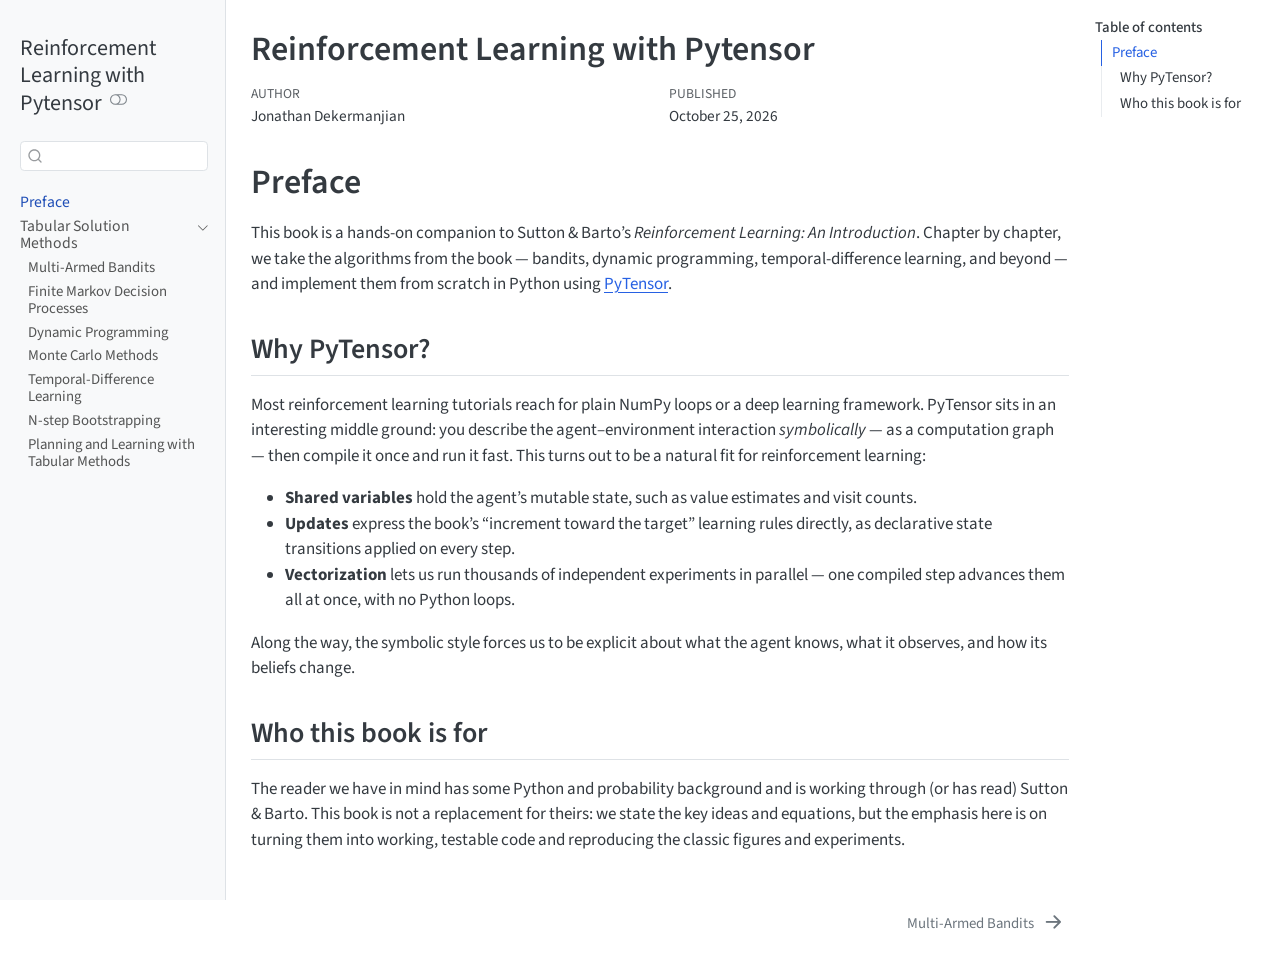
<file: index.html>
<!DOCTYPE html>
<html xmlns="http://www.w3.org/1999/xhtml" lang="en" xml:lang="en"><head>

<meta charset="utf-8">
<meta name="generator" content="quarto-1.10.18">

<meta name="viewport" content="width=device-width, initial-scale=1.0, user-scalable=yes">

<meta name="author" content="Jonathan Dekermanjian">
<meta name="dcterms.date" content="2026-10-25">

<title>Reinforcement Learning with Pytensor</title>
<style>
/* Default styles provided by pandoc.
** See https://pandoc.org/MANUAL.html#variables-for-html for config info.
*/
span.smallcaps{font-variant: small-caps;}
div.columns{display: flex; gap: 1.5em;}
div.column{flex: auto;}
@media screen {
div.columns{gap: min(4vw, 1.5em);}
div.column{overflow-x: auto;}
}
div.hanging-indent{margin-left: 1.5em; text-indent: -1.5em;}
ul.task-list{list-style: none;}
ul.task-list li input[type="checkbox"] {
  width: 0.8em;
  margin: 0 0.8em 0.2em -1em; /* quarto-specific, see https://github.com/quarto-dev/quarto-cli/issues/4556 */ 
  vertical-align: middle;
}
</style>


<script src="site_libs/quarto-nav/quarto-nav.js"></script>
<script src="site_libs/quarto-nav/headroom.min.js"></script>
<script src="site_libs/clipboard/clipboard.min.js"></script>
<script src="site_libs/quarto-search/autocomplete.umd.js"></script>
<script src="site_libs/quarto-search/fuse.min.js"></script>
<script src="site_libs/quarto-search/quarto-search.js"></script>
<meta name="quarto:offset" content="./">
<link href="./chapters/bandits.html" rel="next">
<script src="site_libs/quarto-html/quarto.js" type="module"></script>
<script src="site_libs/quarto-html/tabsets/tabsets.js" type="module"></script>
<script src="site_libs/quarto-html/popper.min.js"></script>
<script src="site_libs/quarto-html/tippy.umd.min.js"></script>
<script src="site_libs/quarto-html/anchor.min.js"></script>
<link href="site_libs/quarto-html/tippy.css" rel="stylesheet">
<link href="site_libs/quarto-html/quarto-syntax-highlighting-64a204ab8560d761af7679ceaba22944.css" rel="stylesheet" class="quarto-color-scheme" id="quarto-text-highlighting-styles">
<link href="site_libs/quarto-html/quarto-syntax-highlighting-dark-b85bc7c33db8c58e0ec93c3465666fed.css" rel="stylesheet" class="quarto-color-scheme quarto-color-alternate" id="quarto-text-highlighting-styles">
<link href="site_libs/quarto-html/quarto-syntax-highlighting-64a204ab8560d761af7679ceaba22944.css" rel="stylesheet" class="quarto-color-scheme-extra" id="quarto-text-highlighting-styles">
<script src="site_libs/bootstrap/bootstrap.min.js"></script>
<link href="site_libs/bootstrap/bootstrap-icons.css" rel="stylesheet">
<link href="site_libs/bootstrap/bootstrap-fa669ded66643a7dd402f1b01736f8f4.min.css" rel="stylesheet" append-hash="true" class="quarto-color-scheme" id="quarto-bootstrap" data-mode="light">
<link href="site_libs/bootstrap/bootstrap-dark-1ec8ce2edf8ac4bcf4158639253451ac.min.css" rel="stylesheet" append-hash="true" class="quarto-color-scheme quarto-color-alternate" id="quarto-bootstrap" data-mode="dark">
<link href="site_libs/bootstrap/bootstrap-fa669ded66643a7dd402f1b01736f8f4.min.css" rel="stylesheet" append-hash="true" class="quarto-color-scheme-extra" id="quarto-bootstrap" data-mode="light">
<script id="quarto-search-options" type="application/json">{
  "location": "sidebar",
  "copy-button": false,
  "collapse-after": 3,
  "panel-placement": "start",
  "type": "textbox",
  "limit": 50,
  "keyboard-shortcut": [
    "f",
    "/",
    "s"
  ],
  "show-item-context": false,
  "language": {
    "search-no-results-text": "No results",
    "search-matching-documents-text": "matching documents",
    "search-copy-link-title": "Copy link to search",
    "search-hide-matches-text": "Hide additional matches",
    "search-more-match-text": "more match in this document",
    "search-more-matches-text": "more matches in this document",
    "search-clear-button-title": "Clear",
    "search-text-placeholder": "",
    "search-detached-cancel-button-title": "Cancel",
    "search-submit-button-title": "Submit",
    "search-label": "Search"
  }
}</script>


</head>

<body class="nav-sidebar docked quarto-light"><script id="quarto-html-before-body" type="application/javascript">
    const toggleBodyColorMode = (bsSheetEl) => {
      const mode = bsSheetEl.getAttribute("data-mode");
      const bodyEl = window.document.querySelector("body");
      if (mode === "dark") {
        bodyEl.classList.add("quarto-dark");
        bodyEl.classList.remove("quarto-light");
      } else {
        bodyEl.classList.add("quarto-light");
        bodyEl.classList.remove("quarto-dark");
      }
    }
    const toggleBodyColorPrimary = () => {
      const bsSheetEl = window.document.querySelector("link#quarto-bootstrap:not([rel=disabled-stylesheet])");
      if (bsSheetEl) {
        toggleBodyColorMode(bsSheetEl);
      }
    }
    const setColorSchemeToggle = (alternate) => {
      const toggles = window.document.querySelectorAll('.quarto-color-scheme-toggle');
      for (let i=0; i < toggles.length; i++) {
        const toggle = toggles[i];
        if (toggle) {
          if (alternate) {
            toggle.classList.add("alternate");
          } else {
            toggle.classList.remove("alternate");
          }
        }
      }
    };
    const toggleColorMode = (alternate) => {
      // Switch the stylesheets
      const primaryStylesheets = window.document.querySelectorAll('link.quarto-color-scheme:not(.quarto-color-alternate)');
      const alternateStylesheets = window.document.querySelectorAll('link.quarto-color-scheme.quarto-color-alternate');
      manageTransitions('#quarto-margin-sidebar .nav-link', false);
      if (alternate) {
        // note: dark is layered on light, we don't disable primary!
        enableStylesheet(alternateStylesheets);
        for (const sheetNode of alternateStylesheets) {
          if (sheetNode.id === "quarto-bootstrap") {
            toggleBodyColorMode(sheetNode);
          }
        }
      } else {
        disableStylesheet(alternateStylesheets);
        enableStylesheet(primaryStylesheets)
        toggleBodyColorPrimary();
      }
      manageTransitions('#quarto-margin-sidebar .nav-link', true);
      // Switch the toggles
      setColorSchemeToggle(alternate)
      // Hack to workaround the fact that safari doesn't
      // properly recolor the scrollbar when toggling (#1455)
      if (navigator.userAgent.indexOf('Safari') > 0 && navigator.userAgent.indexOf('Chrome') == -1) {
        manageTransitions("body", false);
        window.scrollTo(0, 1);
        setTimeout(() => {
          window.scrollTo(0, 0);
          manageTransitions("body", true);
        }, 40);
      }
    }
    const disableStylesheet = (stylesheets) => {
      for (let i=0; i < stylesheets.length; i++) {
        const stylesheet = stylesheets[i];
        stylesheet.rel = 'disabled-stylesheet';
      }
    }
    const enableStylesheet = (stylesheets) => {
      for (let i=0; i < stylesheets.length; i++) {
        const stylesheet = stylesheets[i];
        if(stylesheet.rel !== 'stylesheet') { // for Chrome, which will still FOUC without this check
          stylesheet.rel = 'stylesheet';
        }
      }
    }
    const manageTransitions = (selector, allowTransitions) => {
      const els = window.document.querySelectorAll(selector);
      for (let i=0; i < els.length; i++) {
        const el = els[i];
        if (allowTransitions) {
          el.classList.remove('notransition');
        } else {
          el.classList.add('notransition');
        }
      }
    }
    const isFileUrl = () => {
      return window.location.protocol === 'file:';
    }
    const hasAlternateSentinel = () => {
      let styleSentinel = getColorSchemeSentinel();
      if (styleSentinel !== null) {
        return styleSentinel === "alternate";
      } else {
        return false;
      }
    }
    const setStyleSentinel = (alternate) => {
      const value = alternate ? "alternate" : "default";
      if (!isFileUrl()) {
        window.localStorage.setItem("quarto-color-scheme", value);
      } else {
        localAlternateSentinel = value;
      }
    }
    const getColorSchemeSentinel = () => {
      if (!isFileUrl()) {
        const storageValue = window.localStorage.getItem("quarto-color-scheme");
        return storageValue != null ? storageValue : localAlternateSentinel;
      } else {
        return localAlternateSentinel;
      }
    }
    const toggleGiscusIfUsed = (isAlternate, darkModeDefault) => {
      const baseTheme = document.querySelector('#giscus-base-theme')?.value ?? 'light';
      const alternateTheme = document.querySelector('#giscus-alt-theme')?.value ?? 'dark';
      let newTheme = '';
      if(authorPrefersDark) {
        newTheme = isAlternate ? baseTheme : alternateTheme;
      } else {
        newTheme = isAlternate ? alternateTheme : baseTheme;
      }
      const changeGiscusTheme = () => {
        // From: https://github.com/giscus/giscus/issues/336
        const sendMessage = (message) => {
          const iframe = document.querySelector('iframe.giscus-frame');
          if (!iframe) return;
          iframe.contentWindow.postMessage({ giscus: message }, 'https://giscus.app');
        }
        sendMessage({
          setConfig: {
            theme: newTheme
          }
        });
      }
      const isGiscussLoaded = window.document.querySelector('iframe.giscus-frame') !== null;
      if (isGiscussLoaded) {
        changeGiscusTheme();
      }
    };
    const authorPrefersDark = false;
    const darkModeDefault = authorPrefersDark;
      document.querySelector('link#quarto-text-highlighting-styles.quarto-color-scheme-extra').rel = 'disabled-stylesheet';
      document.querySelector('link#quarto-bootstrap.quarto-color-scheme-extra').rel = 'disabled-stylesheet';
    let localAlternateSentinel = darkModeDefault ? 'alternate' : 'default';
    // Dark / light mode switch
    window.quartoToggleColorScheme = () => {
      // Read the current dark / light value
      let toAlternate = !hasAlternateSentinel();
      toggleColorMode(toAlternate);
      setStyleSentinel(toAlternate);
      toggleGiscusIfUsed(toAlternate, darkModeDefault);
      window.dispatchEvent(new Event('resize'));
    };
    // Switch to dark mode if need be
    if (hasAlternateSentinel()) {
      toggleColorMode(true);
    } else {
      toggleColorMode(false);
    }
  </script>

<div id="quarto-search-results"></div>
  <header id="quarto-header" class="headroom fixed-top">
  <nav class="quarto-secondary-nav">
    <div class="container-fluid d-flex">
      <button type="button" class="quarto-btn-toggle btn" data-bs-toggle="collapse" role="button" data-bs-target=".quarto-sidebar-collapse-item" aria-controls="quarto-sidebar" aria-expanded="false" aria-label="Toggle sidebar navigation" onclick="if (window.quartoToggleHeadroom) { window.quartoToggleHeadroom(); }">
        <i class="bi bi-layout-text-sidebar-reverse"></i>
      </button>
        <nav class="quarto-page-breadcrumbs" aria-label="breadcrumb"><ol class="breadcrumb"><li class="breadcrumb-item"><a href="./index.html">Preface</a></li></ol></nav>
        <a class="flex-grow-1" role="navigation" data-bs-toggle="collapse" data-bs-target=".quarto-sidebar-collapse-item" aria-controls="quarto-sidebar" aria-expanded="false" aria-label="Toggle sidebar navigation" onclick="if (window.quartoToggleHeadroom) { window.quartoToggleHeadroom(); }">      
        </a>
      <button type="button" class="btn quarto-search-button" aria-label="Search" onclick="window.quartoOpenSearch();">
        <i class="bi bi-search"></i>
      </button>
    </div>
  </nav>
</header>
<!-- content -->
<div id="quarto-content" class="quarto-container page-columns page-rows-contents page-layout-article">
<!-- sidebar -->
  <nav id="quarto-sidebar" class="sidebar collapse collapse-horizontal quarto-sidebar-collapse-item sidebar-navigation docked overflow-auto">
    <div class="pt-lg-2 mt-2 text-left sidebar-header">
    <div class="sidebar-title mb-0 py-0">
      <a href="./">Reinforcement Learning with Pytensor</a> 
        <div class="sidebar-tools-main">
  <a href="" class="quarto-color-scheme-toggle quarto-navigation-tool  px-1" onclick="window.quartoToggleColorScheme(); return false;" title="Toggle dark mode"><i class="bi"></i></a>
</div>
    </div>
      </div>
        <div class="mt-2 flex-shrink-0 align-items-center">
        <div class="sidebar-search">
        <div id="quarto-search" class="" title="Search"></div>
        </div>
        </div>
    <div class="sidebar-menu-container"> 
    <ul class="list-unstyled mt-1">
        <li class="sidebar-item">
  <div class="sidebar-item-container"> 
  <a href="./index.html" class="sidebar-item-text sidebar-link active">
 <span class="menu-text">Preface</span></a>
  </div>
</li>
        <li class="sidebar-item sidebar-item-section">
      <div class="sidebar-item-container"> 
            <a class="sidebar-item-text sidebar-link text-start" data-bs-toggle="collapse" data-bs-target="#quarto-sidebar-section-1" role="navigation" aria-expanded="true">
 <span class="menu-text">Tabular Solution Methods</span></a>
          <a class="sidebar-item-toggle text-start" data-bs-toggle="collapse" data-bs-target="#quarto-sidebar-section-1" role="navigation" aria-expanded="true" aria-label="Toggle section">
            <i class="bi bi-chevron-right ms-2"></i>
          </a> 
      </div>
      <ul id="quarto-sidebar-section-1" class="collapse list-unstyled sidebar-section depth1 show">  
          <li class="sidebar-item">
  <div class="sidebar-item-container"> 
  <a href="./chapters/bandits.html" class="sidebar-item-text sidebar-link"><span class="chapter-title">Multi-Armed Bandits</span></a>
  </div>
</li>
          <li class="sidebar-item">
  <div class="sidebar-item-container"> 
  <a href="./chapters/markov_decision_processes.html" class="sidebar-item-text sidebar-link"><span class="chapter-title">Finite Markov Decision Processes</span></a>
  </div>
</li>
          <li class="sidebar-item">
  <div class="sidebar-item-container"> 
  <a href="./chapters/dynamic_programming.html" class="sidebar-item-text sidebar-link"><span class="chapter-title">Dynamic Programming</span></a>
  </div>
</li>
          <li class="sidebar-item">
  <div class="sidebar-item-container"> 
  <a href="./chapters/monte_carlo_methods.html" class="sidebar-item-text sidebar-link"><span class="chapter-title">Monte Carlo Methods</span></a>
  </div>
</li>
          <li class="sidebar-item">
  <div class="sidebar-item-container"> 
  <a href="./chapters/temporal-difference_learning.html" class="sidebar-item-text sidebar-link"><span class="chapter-title">Temporal-Difference Learning</span></a>
  </div>
</li>
          <li class="sidebar-item">
  <div class="sidebar-item-container"> 
  <a href="./chapters/n_step_bootstrapping.html" class="sidebar-item-text sidebar-link"><span class="chapter-title">N-step Bootstrapping</span></a>
  </div>
</li>
          <li class="sidebar-item">
  <div class="sidebar-item-container"> 
  <a href="./chapters/planning_and_learning_with_tabular_methods.html" class="sidebar-item-text sidebar-link"><span class="chapter-title">Planning and Learning with Tabular Methods</span></a>
  </div>
</li>
      </ul>
  </li>
    </ul>
    </div>
</nav>
<div id="quarto-sidebar-glass" class="quarto-sidebar-collapse-item" data-bs-toggle="collapse" data-bs-target=".quarto-sidebar-collapse-item"></div>
<!-- margin-sidebar -->
    <div id="quarto-margin-sidebar" class="sidebar margin-sidebar">
        <nav id="TOC" role="doc-toc" class="toc-active">
    <h2 id="toc-title">Table of contents</h2>
   
  <ul>
  <li><a href="#preface" id="toc-preface" class="nav-link active" data-scroll-target="#preface">Preface</a>
  <ul class="collapse">
  <li><a href="#why-pytensor" id="toc-why-pytensor" class="nav-link" data-scroll-target="#why-pytensor">Why PyTensor?</a></li>
  <li><a href="#who-this-book-is-for" id="toc-who-this-book-is-for" class="nav-link" data-scroll-target="#who-this-book-is-for">Who this book is for</a></li>
  </ul></li>
  </ul>
</nav>
    </div>
<!-- main -->
<main class="content" id="quarto-document-content">


<header id="title-block-header" class="quarto-title-block default">
<div class="quarto-title">
<h1 class="title">Reinforcement Learning with Pytensor</h1>
</div>



<div class="quarto-title-meta">

    <div>
    <div class="quarto-title-meta-heading">Author</div>
    <div class="quarto-title-meta-contents">
             <p>Jonathan Dekermanjian </p>
          </div>
  </div>
    
    <div>
    <div class="quarto-title-meta-heading">Published</div>
    <div class="quarto-title-meta-contents">
      <p class="date">October 25, 2026</p>
    </div>
  </div>
  
    
  </div>
  


</header>


<section id="preface" class="level1 unnumbered">
<h1 class="unnumbered">Preface</h1>
<p>This book is a hands-on companion to Sutton &amp; Barto’s <em>Reinforcement Learning: An Introduction</em>. Chapter by chapter, we take the algorithms from the book — bandits, dynamic programming, temporal-difference learning, and beyond — and implement them from scratch in Python using <a href="https://pytensor.readthedocs.io/">PyTensor</a>.</p>
<section id="why-pytensor" class="level2 unnumbered">
<h2 class="unnumbered anchored" data-anchor-id="why-pytensor">Why PyTensor?</h2>
<p>Most reinforcement learning tutorials reach for plain NumPy loops or a deep learning framework. PyTensor sits in an interesting middle ground: you describe the agent–environment interaction <em>symbolically</em> — as a computation graph — then compile it once and run it fast. This turns out to be a natural fit for reinforcement learning:</p>
<ul>
<li><strong>Shared variables</strong> hold the agent’s mutable state, such as value estimates and visit counts.</li>
<li><strong>Updates</strong> express the book’s “increment toward the target” learning rules directly, as declarative state transitions applied on every step.</li>
<li><strong>Vectorization</strong> lets us run thousands of independent experiments in parallel — one compiled step advances them all at once, with no Python loops.</li>
</ul>
<p>Along the way, the symbolic style forces us to be explicit about what the agent knows, what it observes, and how its beliefs change.</p>
</section>
<section id="who-this-book-is-for" class="level2 unnumbered">
<h2 class="unnumbered anchored" data-anchor-id="who-this-book-is-for">Who this book is for</h2>
<p>The reader we have in mind has some Python and probability background and is working through (or has read) Sutton &amp; Barto. This book is not a replacement for theirs: we state the key ideas and equations, but the emphasis here is on turning them into working, testable code and reproducing the classic figures and experiments.</p>


</section>
</section>

</main> <!-- /main -->
<script id="quarto-html-after-body" type="application/javascript">
  window.document.addEventListener("DOMContentLoaded", function (event) {
    // Ensure there is a toggle, if there isn't float one in the top right
    if (window.document.querySelector('.quarto-color-scheme-toggle') === null) {
      const a = window.document.createElement('a');
      a.classList.add('top-right');
      a.classList.add('quarto-color-scheme-toggle');
      a.href = "";
      a.onclick = function() { try { window.quartoToggleColorScheme(); } catch {} return false; };
      const i = window.document.createElement("i");
      i.classList.add('bi');
      a.appendChild(i);
      window.document.body.appendChild(a);
    }
    setColorSchemeToggle(hasAlternateSentinel())
    const icon = "";
    const anchorJS = new window.AnchorJS();
    anchorJS.options = {
      placement: 'right',
      icon: icon
    };
    anchorJS.add('.anchored');
    const isCodeAnnotation = (el) => {
      for (const clz of el.classList) {
        if (clz.startsWith('code-annotation-')) {                     
          return true;
        }
      }
      return false;
    }
    const onCopySuccess = function(e) {
      // button target
      const button = e.trigger;
      // don't keep focus
      button.blur();
      // flash "checked"
      button.classList.add('code-copy-button-checked');
      var currentTitle = button.getAttribute("title");
      button.setAttribute("title", "Copied!");
      let tooltip;
      if (window.bootstrap) {
        button.setAttribute("data-bs-toggle", "tooltip");
        button.setAttribute("data-bs-placement", "left");
        button.setAttribute("data-bs-title", "Copied!");
        tooltip = new bootstrap.Tooltip(button, 
          { trigger: "manual", 
            customClass: "code-copy-button-tooltip",
            offset: [0, -8]});
        tooltip.show();    
      }
      setTimeout(function() {
        if (tooltip) {
          tooltip.hide();
          button.removeAttribute("data-bs-title");
          button.removeAttribute("data-bs-toggle");
          button.removeAttribute("data-bs-placement");
        }
        button.setAttribute("title", currentTitle);
        button.classList.remove('code-copy-button-checked');
      }, 1000);
      // clear code selection
      e.clearSelection();
    }
    const getTextToCopy = function(trigger) {
      const outerScaffold = trigger.parentElement.cloneNode(true);
      const codeEl = outerScaffold.querySelector('code');
      for (const childEl of codeEl.children) {
        if (isCodeAnnotation(childEl)) {
          childEl.remove();
        }
      }
      return codeEl.innerText;
    }
    const clipboard = new window.ClipboardJS('.code-copy-button:not([data-in-quarto-modal])', {
      text: getTextToCopy
    });
    clipboard.on('success', onCopySuccess);
    if (window.document.getElementById('quarto-embedded-source-code-modal')) {
      const clipboardModal = new window.ClipboardJS('.code-copy-button[data-in-quarto-modal]', {
        text: getTextToCopy,
        container: window.document.getElementById('quarto-embedded-source-code-modal')
      });
      clipboardModal.on('success', onCopySuccess);
    }
      var localhostRegex = new RegExp(/^(?:http|https):\/\/localhost\:?[0-9]*\//);
      var mailtoRegex = new RegExp(/^mailto:/);
        var filterRegex = new RegExp('/' + window.location.host + '/');
      var isInternal = (href) => {
          return filterRegex.test(href) || localhostRegex.test(href) || mailtoRegex.test(href);
      }
      // Inspect non-navigation links and adorn them if external
     var links = window.document.querySelectorAll('a[href]:not(.nav-link):not(.navbar-brand):not(.toc-action):not(.sidebar-link):not(.sidebar-item-toggle):not(.pagination-link):not(.no-external):not([aria-hidden]):not(.dropdown-item):not(.quarto-navigation-tool):not(.about-link)');
      for (var i=0; i<links.length; i++) {
        const link = links[i];
        if (!isInternal(link.href)) {
          // undo the damage that might have been done by quarto-nav.js in the case of
          // links that we want to consider external
          if (link.dataset.originalHref !== undefined) {
            link.href = link.dataset.originalHref;
          }
        }
      }
    function tippyHover(el, contentFn, onTriggerFn, onUntriggerFn) {
      const config = {
        allowHTML: true,
        maxWidth: 500,
        delay: 100,
        arrow: false,
        appendTo: function(el) {
            return el.parentElement;
        },
        interactive: true,
        interactiveBorder: 10,
        theme: 'quarto',
        placement: 'bottom-start',
      };
      if (contentFn) {
        config.content = contentFn;
      }
      if (onTriggerFn) {
        config.onTrigger = onTriggerFn;
      }
      if (onUntriggerFn) {
        config.onUntrigger = onUntriggerFn;
      }
      window.tippy(el, config); 
    }
    const noterefs = window.document.querySelectorAll('a[role="doc-noteref"]');
    for (var i=0; i<noterefs.length; i++) {
      const ref = noterefs[i];
      tippyHover(ref, function() {
        // use id or data attribute instead here
        let href = ref.getAttribute('data-footnote-href') || ref.getAttribute('href');
        try { href = new URL(href).hash; } catch {}
        const id = href.replace(/^#\/?/, "");
        const note = window.document.getElementById(id);
        if (note) {
          return note.innerHTML;
        } else {
          return "";
        }
      });
    }
    const xrefs = window.document.querySelectorAll('a.quarto-xref');
    const processXRef = (id, note) => {
      // Strip column container classes
      const stripColumnClz = (el) => {
        el.classList.remove("page-full", "page-columns");
        if (el.children) {
          for (const child of el.children) {
            stripColumnClz(child);
          }
        }
      }
      stripColumnClz(note)
      if (id === null || id.startsWith('sec-')) {
        // Special case sections, only their first couple elements
        const container = document.createElement("div");
        if (note.children && note.children.length > 2) {
          container.appendChild(note.children[0].cloneNode(true));
          for (let i = 1; i < note.children.length; i++) {
            const child = note.children[i];
            if (child.tagName === "P" && child.innerText === "") {
              continue;
            } else {
              container.appendChild(child.cloneNode(true));
              break;
            }
          }
          if (window.Quarto?.typesetMath) {
            window.Quarto.typesetMath(container);
          }
          return container.innerHTML
        } else {
          if (window.Quarto?.typesetMath) {
            window.Quarto.typesetMath(note);
          }
          return note.innerHTML;
        }
      } else {
        // Remove any anchor links if they are present
        const anchorLink = note.querySelector('a.anchorjs-link');
        if (anchorLink) {
          anchorLink.remove();
        }
        if (window.Quarto?.typesetMath) {
          window.Quarto.typesetMath(note);
        }
        if (note.classList.contains("callout")) {
          return note.outerHTML;
        } else {
          return note.innerHTML;
        }
      }
    }
    for (var i=0; i<xrefs.length; i++) {
      const xref = xrefs[i];
      tippyHover(xref, undefined, function(instance) {
        instance.disable();
        let url = xref.getAttribute('href');
        let hash = undefined; 
        if (url.startsWith('#')) {
          hash = url;
        } else {
          try { hash = new URL(url).hash; } catch {}
        }
        if (hash) {
          const id = hash.replace(/^#\/?/, "");
          const note = window.document.getElementById(id);
          if (note !== null) {
            try {
              const html = processXRef(id, note.cloneNode(true));
              instance.setContent(html);
            } finally {
              instance.enable();
              instance.show();
            }
          } else {
            // See if we can fetch this
            fetch(url.split('#')[0])
            .then(res => res.text())
            .then(html => {
              const parser = new DOMParser();
              const htmlDoc = parser.parseFromString(html, "text/html");
              const note = htmlDoc.getElementById(id);
              if (note !== null) {
                const html = processXRef(id, note);
                instance.setContent(html);
              } 
            }).finally(() => {
              instance.enable();
              instance.show();
            });
          }
        } else {
          // See if we can fetch a full url (with no hash to target)
          // This is a special case and we should probably do some content thinning / targeting
          fetch(url)
          .then(res => res.text())
          .then(html => {
            const parser = new DOMParser();
            const htmlDoc = parser.parseFromString(html, "text/html");
            const note = htmlDoc.querySelector('main.content');
            if (note !== null) {
              // This should only happen for chapter cross references
              // (since there is no id in the URL)
              // remove the first header
              if (note.children.length > 0 && note.children[0].tagName === "HEADER") {
                note.children[0].remove();
              }
              const html = processXRef(null, note);
              instance.setContent(html);
            } 
          }).finally(() => {
            instance.enable();
            instance.show();
          });
        }
      }, function(instance) {
      });
    }
        let selectedAnnoteEl;
        const selectorForAnnotation = ( cell, annotation) => {
          let cellAttr = 'data-code-cell="' + cell + '"';
          let lineAttr = 'data-code-annotation="' +  annotation + '"';
          const selector = 'span[' + cellAttr + '][' + lineAttr + ']';
          return selector;
        }
        const selectCodeLines = (annoteEl) => {
          const doc = window.document;
          const targetCell = annoteEl.getAttribute("data-target-cell");
          const targetAnnotation = annoteEl.getAttribute("data-target-annotation");
          const annoteSpan = window.document.querySelector(selectorForAnnotation(targetCell, targetAnnotation));
          const lines = annoteSpan.getAttribute("data-code-lines").split(",");
          const lineIds = lines.map((line) => {
            return targetCell + "-" + line;
          })
          let top = null;
          let height = null;
          let parent = null;
          if (lineIds.length > 0) {
              //compute the position of the single el (top and bottom and make a div)
              const el = window.document.getElementById(lineIds[0]);
              top = el.offsetTop;
              height = el.offsetHeight;
              parent = el.parentElement.parentElement;
            if (lineIds.length > 1) {
              const lastEl = window.document.getElementById(lineIds[lineIds.length - 1]);
              const bottom = lastEl.offsetTop + lastEl.offsetHeight;
              height = bottom - top;
            }
            if (top !== null && height !== null && parent !== null) {
              // cook up a div (if necessary) and position it 
              let div = window.document.getElementById("code-annotation-line-highlight");
              if (div === null) {
                div = window.document.createElement("div");
                div.setAttribute("id", "code-annotation-line-highlight");
                div.style.position = 'absolute';
                parent.appendChild(div);
              }
              div.style.top = top - 2 + "px";
              div.style.height = height + 4 + "px";
              div.style.left = 0;
              let gutterDiv = window.document.getElementById("code-annotation-line-highlight-gutter");
              if (gutterDiv === null) {
                gutterDiv = window.document.createElement("div");
                gutterDiv.setAttribute("id", "code-annotation-line-highlight-gutter");
                gutterDiv.style.position = 'absolute';
                const codeCell = window.document.getElementById(targetCell);
                const gutter = codeCell.querySelector('.code-annotation-gutter');
                gutter.appendChild(gutterDiv);
              }
              gutterDiv.style.top = top - 2 + "px";
              gutterDiv.style.height = height + 4 + "px";
            }
            selectedAnnoteEl = annoteEl;
          }
        };
        const unselectCodeLines = () => {
          const elementsIds = ["code-annotation-line-highlight", "code-annotation-line-highlight-gutter"];
          elementsIds.forEach((elId) => {
            const div = window.document.getElementById(elId);
            if (div) {
              div.remove();
            }
          });
          selectedAnnoteEl = undefined;
        };
          // Handle positioning of the toggle
      window.addEventListener(
        "resize",
        throttle(() => {
          elRect = undefined;
          if (selectedAnnoteEl) {
            selectCodeLines(selectedAnnoteEl);
          }
        }, 10)
      );
      function throttle(fn, ms) {
      let throttle = false;
      let timer;
        return (...args) => {
          if(!throttle) { // first call gets through
              fn.apply(this, args);
              throttle = true;
          } else { // all the others get throttled
              if(timer) clearTimeout(timer); // cancel #2
              timer = setTimeout(() => {
                fn.apply(this, args);
                timer = throttle = false;
              }, ms);
          }
        };
      }
        // Attach click handler to the DT
        const annoteDls = window.document.querySelectorAll('dt[data-target-cell]');
        for (const annoteDlNode of annoteDls) {
          annoteDlNode.addEventListener('click', (event) => {
            const clickedEl = event.target;
            if (clickedEl !== selectedAnnoteEl) {
              unselectCodeLines();
              const activeEl = window.document.querySelector('dt[data-target-cell].code-annotation-active');
              if (activeEl) {
                activeEl.classList.remove('code-annotation-active');
              }
              selectCodeLines(clickedEl);
              clickedEl.classList.add('code-annotation-active');
            } else {
              // Unselect the line
              unselectCodeLines();
              clickedEl.classList.remove('code-annotation-active');
            }
          });
        }
    const findCites = (el) => {
      const parentEl = el.parentElement;
      if (parentEl) {
        const cites = parentEl.dataset.cites;
        if (cites) {
          return {
            el,
            cites: cites.split(' ')
          };
        } else {
          return findCites(el.parentElement)
        }
      } else {
        return undefined;
      }
    };
    var bibliorefs = window.document.querySelectorAll('a[role="doc-biblioref"]');
    for (var i=0; i<bibliorefs.length; i++) {
      const ref = bibliorefs[i];
      const citeInfo = findCites(ref);
      if (citeInfo) {
        tippyHover(citeInfo.el, function() {
          var popup = window.document.createElement('div');
          citeInfo.cites.forEach(function(cite) {
            var citeDiv = window.document.createElement('div');
            citeDiv.classList.add('hanging-indent');
            citeDiv.classList.add('csl-entry');
            var biblioDiv = window.document.getElementById('ref-' + cite);
            if (biblioDiv) {
              citeDiv.innerHTML = biblioDiv.innerHTML;
            }
            popup.appendChild(citeDiv);
          });
          return popup.innerHTML;
        });
      }
    }
  });
  </script>
<nav class="page-navigation">
  <div class="nav-page nav-page-previous">
  </div>
  <div class="nav-page nav-page-next">
      <a href="./chapters/bandits.html" class="pagination-link" aria-label="Multi-Armed Bandits">
        <span class="nav-page-text"><span class="chapter-title">Multi-Armed Bandits</span></span> <i class="bi bi-arrow-right-short"></i>
      </a>
  </div>
</nav>
</div> <!-- /content -->




</body></html>
</file>
<file: site_libs/quarto-html/tippy.css>
.tippy-box[data-animation=fade][data-state=hidden]{opacity:0}[data-tippy-root]{max-width:calc(100vw - 10px)}.tippy-box{position:relative;background-color:#333;color:#fff;border-radius:4px;font-size:14px;line-height:1.4;white-space:normal;outline:0;transition-property:transform,visibility,opacity}.tippy-box[data-placement^=top]>.tippy-arrow{bottom:0}.tippy-box[data-placement^=top]>.tippy-arrow:before{bottom:-7px;left:0;border-width:8px 8px 0;border-top-color:initial;transform-origin:center top}.tippy-box[data-placement^=bottom]>.tippy-arrow{top:0}.tippy-box[data-placement^=bottom]>.tippy-arrow:before{top:-7px;left:0;border-width:0 8px 8px;border-bottom-color:initial;transform-origin:center bottom}.tippy-box[data-placement^=left]>.tippy-arrow{right:0}.tippy-box[data-placement^=left]>.tippy-arrow:before{border-width:8px 0 8px 8px;border-left-color:initial;right:-7px;transform-origin:center left}.tippy-box[data-placement^=right]>.tippy-arrow{left:0}.tippy-box[data-placement^=right]>.tippy-arrow:before{left:-7px;border-width:8px 8px 8px 0;border-right-color:initial;transform-origin:center right}.tippy-box[data-inertia][data-state=visible]{transition-timing-function:cubic-bezier(.54,1.5,.38,1.11)}.tippy-arrow{width:16px;height:16px;color:#333}.tippy-arrow:before{content:"";position:absolute;border-color:transparent;border-style:solid}.tippy-content{position:relative;padding:5px 9px;z-index:1}
</file>
<file: site_libs/quarto-html/quarto-syntax-highlighting-64a204ab8560d761af7679ceaba22944.css>
/* quarto syntax highlight colors */
:root {
  --quarto-hl-ot-color: #003B4F;
  --quarto-hl-at-color: #657422;
  --quarto-hl-ss-color: #20794D;
  --quarto-hl-an-color: #5E5E5E;
  --quarto-hl-fu-color: #4758AB;
  --quarto-hl-st-color: #20794D;
  --quarto-hl-cf-color: #003B4F;
  --quarto-hl-op-color: #5E5E5E;
  --quarto-hl-er-color: #AD0000;
  --quarto-hl-bn-color: #AD0000;
  --quarto-hl-al-color: #AD0000;
  --quarto-hl-va-color: #111111;
  --quarto-hl-bu-color: inherit;
  --quarto-hl-ex-color: inherit;
  --quarto-hl-pp-color: #AD0000;
  --quarto-hl-in-color: #5E5E5E;
  --quarto-hl-vs-color: #20794D;
  --quarto-hl-wa-color: #5E5E5E;
  --quarto-hl-do-color: #5E5E5E;
  --quarto-hl-im-color: #00769E;
  --quarto-hl-ch-color: #20794D;
  --quarto-hl-dt-color: #AD0000;
  --quarto-hl-fl-color: #AD0000;
  --quarto-hl-co-color: #5E5E5E;
  --quarto-hl-cv-color: #5E5E5E;
  --quarto-hl-cn-color: #8f5902;
  --quarto-hl-sc-color: #5E5E5E;
  --quarto-hl-dv-color: #AD0000;
  --quarto-hl-kw-color: #003B4F;
}

/* other quarto variables */
:root {
  --quarto-font-monospace: SFMono-Regular, Menlo, Monaco, Consolas, "Liberation Mono", "Courier New", monospace;
}

/* syntax highlight based on Pandoc's rules */
pre > code.sourceCode > span {
  color: #003B4F;
}

code.sourceCode > span {
  color: #003B4F;
}

div.sourceCode,
div.sourceCode pre.sourceCode {
  color: #003B4F;
}

/* Normal */
code span {
  color: #003B4F;
}

/* Alert */
code span.al {
  color: #AD0000;
  font-style: inherit;
}

/* Annotation */
code span.an {
  color: #5E5E5E;
  font-style: inherit;
}

/* Attribute */
code span.at {
  color: #657422;
  font-style: inherit;
}

/* BaseN */
code span.bn {
  color: #AD0000;
  font-style: inherit;
}

/* BuiltIn */
code span.bu {
  font-style: inherit;
}

/* ControlFlow */
code span.cf {
  color: #003B4F;
  font-weight: bold;
  font-style: inherit;
}

/* Char */
code span.ch {
  color: #20794D;
  font-style: inherit;
}

/* Constant */
code span.cn {
  color: #8f5902;
  font-style: inherit;
}

/* Comment */
code span.co {
  color: #5E5E5E;
  font-style: inherit;
}

/* CommentVar */
code span.cv {
  color: #5E5E5E;
  font-style: italic;
}

/* Documentation */
code span.do {
  color: #5E5E5E;
  font-style: italic;
}

/* DataType */
code span.dt {
  color: #AD0000;
  font-style: inherit;
}

/* DecVal */
code span.dv {
  color: #AD0000;
  font-style: inherit;
}

/* Error */
code span.er {
  color: #AD0000;
  font-style: inherit;
}

/* Extension */
code span.ex {
  font-style: inherit;
}

/* Float */
code span.fl {
  color: #AD0000;
  font-style: inherit;
}

/* Function */
code span.fu {
  color: #4758AB;
  font-style: inherit;
}

/* Import */
code span.im {
  color: #00769E;
  font-style: inherit;
}

/* Information */
code span.in {
  color: #5E5E5E;
  font-style: inherit;
}

/* Keyword */
code span.kw {
  color: #003B4F;
  font-weight: bold;
  font-style: inherit;
}

/* Operator */
code span.op {
  color: #5E5E5E;
  font-style: inherit;
}

/* Other */
code span.ot {
  color: #003B4F;
  font-style: inherit;
}

/* Preprocessor */
code span.pp {
  color: #AD0000;
  font-style: inherit;
}

/* SpecialChar */
code span.sc {
  color: #5E5E5E;
  font-style: inherit;
}

/* SpecialString */
code span.ss {
  color: #20794D;
  font-style: inherit;
}

/* String */
code span.st {
  color: #20794D;
  font-style: inherit;
}

/* Variable */
code span.va {
  color: #111111;
  font-style: inherit;
}

/* VerbatimString */
code span.vs {
  color: #20794D;
  font-style: inherit;
}

/* Warning */
code span.wa {
  color: #5E5E5E;
  font-style: italic;
}

.prevent-inlining {
  content: "</";
}

/*# sourceMappingURL=9d8d5bb603a83b8298b89080a598c93b.css.map */
</file>
<file: site_libs/quarto-html/quarto-syntax-highlighting-dark-b85bc7c33db8c58e0ec93c3465666fed.css>
/* quarto syntax highlight colors */
:root {
  --quarto-hl-al-color: #f07178;
  --quarto-hl-an-color: #d4d0ab;
  --quarto-hl-at-color: #00e0e0;
  --quarto-hl-bn-color: #d4d0ab;
  --quarto-hl-bu-color: #abe338;
  --quarto-hl-ch-color: #abe338;
  --quarto-hl-co-color: #f8f8f2;
  --quarto-hl-cv-color: #ffd700;
  --quarto-hl-cn-color: #ffd700;
  --quarto-hl-cf-color: #ffa07a;
  --quarto-hl-dt-color: #ffa07a;
  --quarto-hl-dv-color: #d4d0ab;
  --quarto-hl-do-color: #f8f8f2;
  --quarto-hl-er-color: #f07178;
  --quarto-hl-ex-color: #00e0e0;
  --quarto-hl-fl-color: #d4d0ab;
  --quarto-hl-fu-color: #ffa07a;
  --quarto-hl-im-color: #abe338;
  --quarto-hl-in-color: #d4d0ab;
  --quarto-hl-kw-color: #ffa07a;
  --quarto-hl-op-color: #ffa07a;
  --quarto-hl-ot-color: #00e0e0;
  --quarto-hl-pp-color: #dcc6e0;
  --quarto-hl-re-color: #00e0e0;
  --quarto-hl-sc-color: #abe338;
  --quarto-hl-ss-color: #abe338;
  --quarto-hl-st-color: #abe338;
  --quarto-hl-va-color: #00e0e0;
  --quarto-hl-vs-color: #abe338;
  --quarto-hl-wa-color: #dcc6e0;
}

/* other quarto variables */
:root {
  --quarto-font-monospace: SFMono-Regular, Menlo, Monaco, Consolas, "Liberation Mono", "Courier New", monospace;
}

/* syntax highlight based on Pandoc's rules */
pre > code.sourceCode > span {
  color: #f8f8f2;
}

code.sourceCode > span {
  color: #f8f8f2;
}

div.sourceCode,
div.sourceCode pre.sourceCode {
  color: #f8f8f2;
}

/* Normal */
code span {
  color: #f8f8f2;
}

/* Alert */
code span.al {
  color: #f07178;
}

/* Annotation */
code span.an {
  color: #d4d0ab;
}

/* Attribute */
code span.at {
  color: #00e0e0;
}

/* BaseN */
code span.bn {
  color: #d4d0ab;
}

/* BuiltIn */
code span.bu {
  color: #abe338;
}

/* ControlFlow */
code span.cf {
  font-weight: bold;
  color: #ffa07a;
}

/* Char */
code span.ch {
  color: #abe338;
}

/* Constant */
code span.cn {
  color: #ffd700;
}

/* Comment */
code span.co {
  font-style: italic;
  color: #f8f8f2;
}

/* CommentVar */
code span.cv {
  color: #ffd700;
}

/* Documentation */
code span.do {
  color: #f8f8f2;
}

/* DataType */
code span.dt {
  color: #ffa07a;
}

/* DecVal */
code span.dv {
  color: #d4d0ab;
}

/* Error */
code span.er {
  color: #f07178;
  text-decoration: underline;
}

/* Extension */
code span.ex {
  font-weight: bold;
  color: #00e0e0;
}

/* Float */
code span.fl {
  color: #d4d0ab;
}

/* Function */
code span.fu {
  color: #ffa07a;
}

/* Import */
code span.im {
  color: #abe338;
}

/* Information */
code span.in {
  color: #d4d0ab;
}

/* Keyword */
code span.kw {
  font-weight: bold;
  color: #ffa07a;
}

/* Operator */
code span.op {
  color: #ffa07a;
}

/* Other */
code span.ot {
  color: #00e0e0;
}

/* Preprocessor */
code span.pp {
  color: #dcc6e0;
}

/* RegionMarker */
code span.re {
  background-color: #f8f8f2;
  color: #00e0e0;
}

/* SpecialChar */
code span.sc {
  color: #abe338;
}

/* SpecialString */
code span.ss {
  color: #abe338;
}

/* String */
code span.st {
  color: #abe338;
}

/* Variable */
code span.va {
  color: #00e0e0;
}

/* VerbatimString */
code span.vs {
  color: #abe338;
}

/* Warning */
code span.wa {
  color: #dcc6e0;
}

.prevent-inlining {
  content: "</";
}

/*# sourceMappingURL=4ed8f1090dec6531da29ab00902aa718.css.map */
</file>
